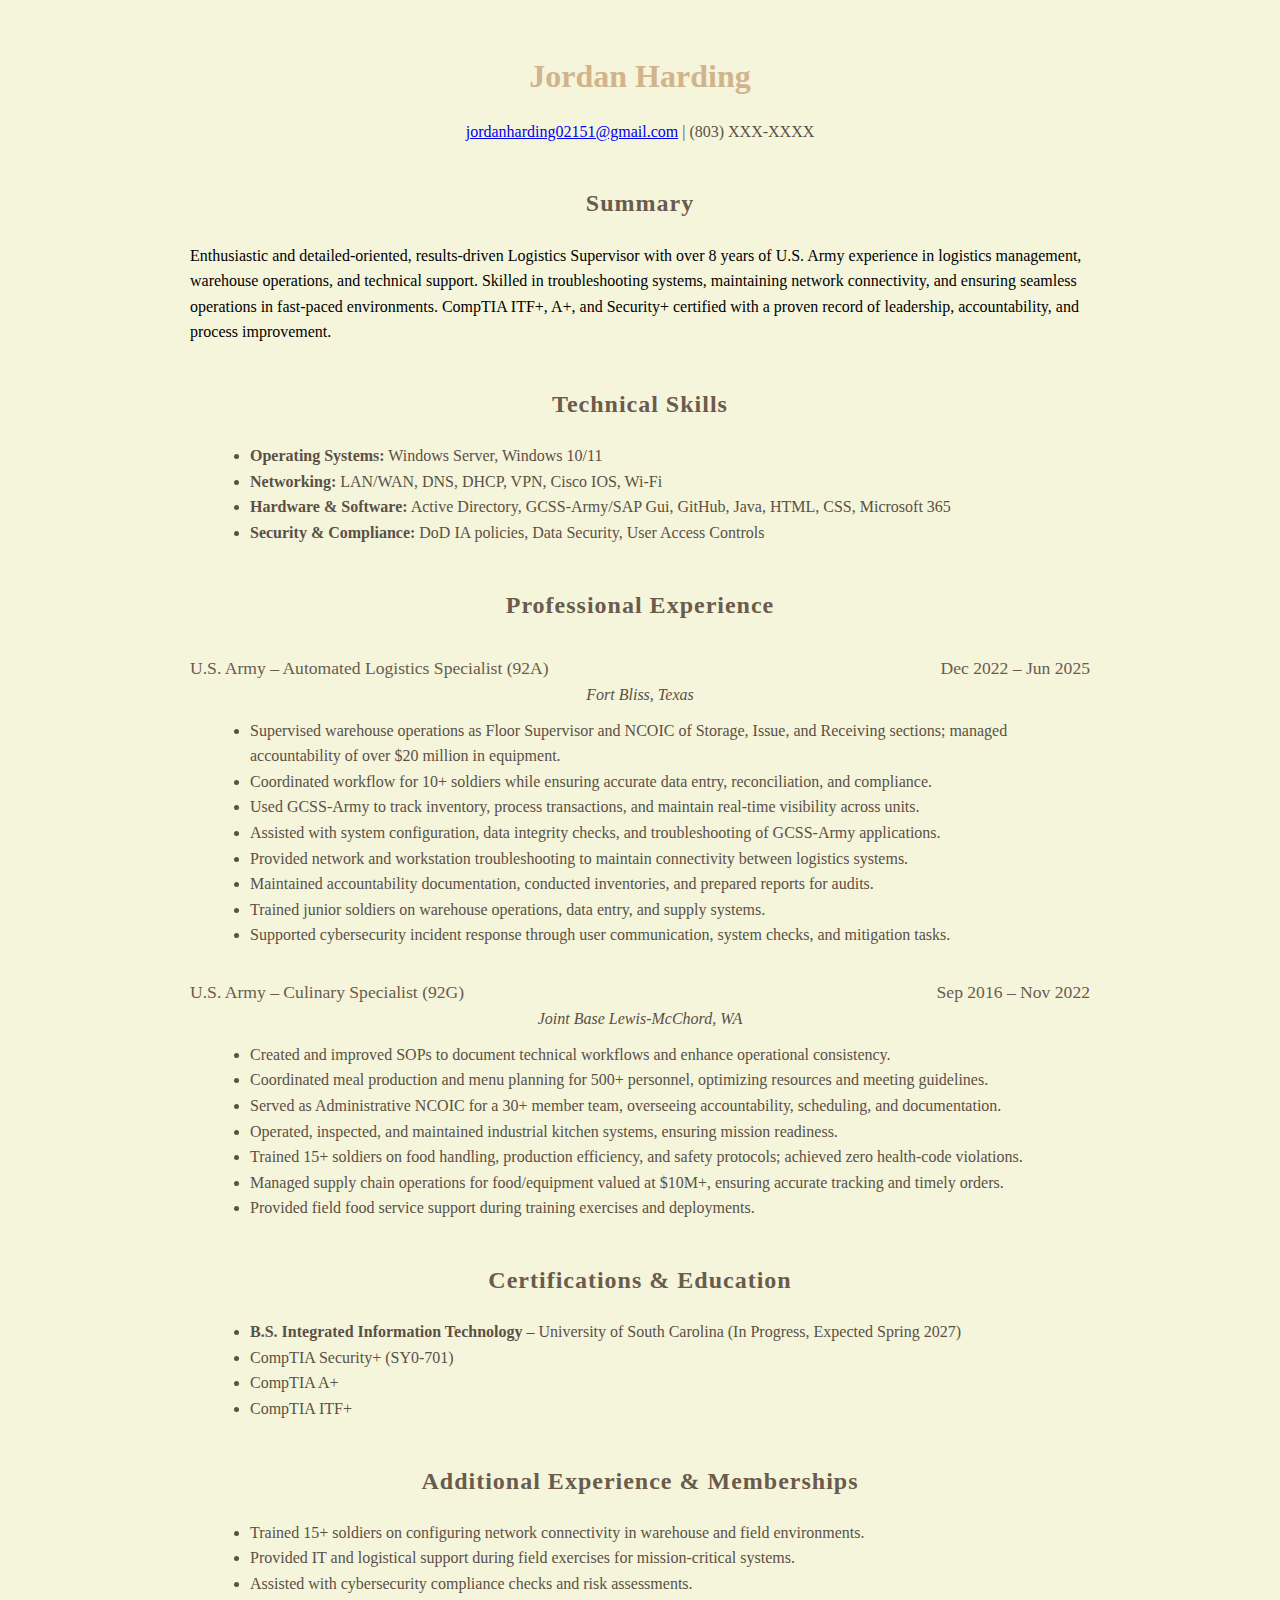
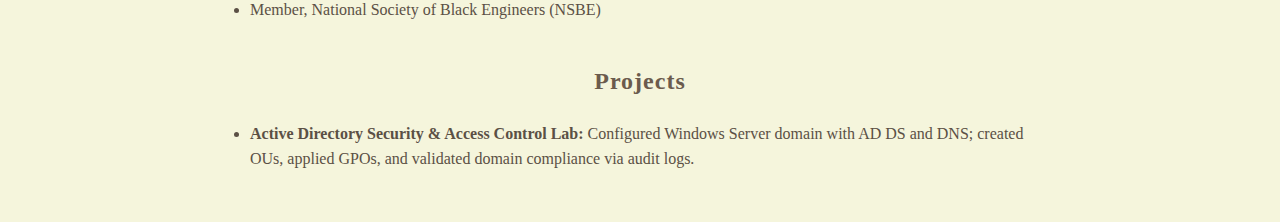
<file: resume.html>
<!DOCTYPE html>
<html lang="en">
<head>
  <meta charset="UTF-8">
  <title>Jordan Harding – Resume</title>
  <link rel="stylesheet" href="styles.css">

  <style>
    body {
      max-width: 900px;
      margin: 0 auto;
      padding: 30px;
      line-height: 1.6;
    }

    header {
      text-align: center;
      margin-bottom: 25px;
    }

    h1 {
      margin-bottom: 5px;
    }

    h2 {
      font-family: 'Playfair Display', serif;
      color: #6b5b4d;
      text-align: center;
      margin-top: 40px;
      letter-spacing: 1px;
    }
    .section {
      margin-bottom: 20px;
    }
    ul {
      max-width: 800px;
      margin: 0 auto;
      color: #5b5045;
      padding-left: 20px;
      line-height: 1.6;
    }
    .job-header {
      display: flex;
      justify-content: space-between;
      font-family: 'Playfair Display', serif;
      font-size: 1.1em;
      color: #6b5b4d;
      margin-top: 30px;
    }
    em {
      display: block;
      text-align: center;
      margin-bottom: 10px;
      color: #5b5045;
    }
    .contact-info {
      color: #5b5045;
      margin-bottom: 10px;
    }
  </style>
</head>

<body>

<header>
  <h1>Jordan Harding</h1>
  <p class="contact-info">
    <a href="mailto:jordanharding02151@gmail.com">jordanharding02151@gmail.com</a> |
    (803) XXX-XXXX
</header>

<section class="section">
  <h2>Summary</h2>
  <p>
    Enthusiastic and detailed-oriented, results-driven Logistics Supervisor with over 8 years of
    U.S. Army experience in logistics management, warehouse operations, and technical support.
    Skilled in troubleshooting systems, maintaining network connectivity, and ensuring seamless operations
    in fast-paced environments. CompTIA ITF+, A+, and Security+ certified with a proven record of
    leadership, accountability, and process improvement.
  </p>
</section>

<section class="section">
  <h2>Technical Skills</h2>
  <ul>
    <li><strong>Operating Systems:</strong> Windows Server, Windows 10/11</li>
    <li><strong>Networking:</strong> LAN/WAN, DNS, DHCP, VPN, Cisco IOS, Wi-Fi</li>
    <li><strong>Hardware & Software:</strong> Active Directory, GCSS-Army/SAP Gui, GitHub, Java, HTML, CSS, Microsoft 365</li>
    <li><strong>Security & Compliance:</strong> DoD IA policies, Data Security, User Access Controls</li>
  </ul>
</section>

<section class="section">
  <h2>Professional Experience</h2>

  <div class="job-header">
    <span>U.S. Army – Automated Logistics Specialist (92A)</span>
    <span>Dec 2022 – Jun 2025</span>
  </div>
  <em>Fort Bliss, Texas</em>

  <ul>
    <li>Supervised warehouse operations as Floor Supervisor and NCOIC of Storage, Issue, and Receiving sections; managed accountability of over $20 million in equipment.</li>
    <li>Coordinated workflow for 10+ soldiers while ensuring accurate data entry, reconciliation, and compliance.</li>
    <li>Used GCSS-Army to track inventory, process transactions, and maintain real-time visibility across units.</li>
    <li>Assisted with system configuration, data integrity checks, and troubleshooting of GCSS-Army applications.</li>
    <li>Provided network and workstation troubleshooting to maintain connectivity between logistics systems.</li>
    <li>Maintained accountability documentation, conducted inventories, and prepared reports for audits.</li>
    <li>Trained junior soldiers on warehouse operations, data entry, and supply systems.</li>
    <li>Supported cybersecurity incident response through user communication, system checks, and mitigation tasks.</li>
  </ul>

  <div class="job-header">
    <span>U.S. Army – Culinary Specialist (92G)</span>
    <span>Sep 2016 – Nov 2022</span>
  </div>
  <em>Joint Base Lewis-McChord, WA</em>

  <ul>
    <li>Created and improved SOPs to document technical workflows and enhance operational consistency.</li>
    <li>Coordinated meal production and menu planning for 500+ personnel, optimizing resources and meeting guidelines.</li>
    <li>Served as Administrative NCOIC for a 30+ member team, overseeing accountability, scheduling, and documentation.</li>
    <li>Operated, inspected, and maintained industrial kitchen systems, ensuring mission readiness.</li>
    <li>Trained 15+ soldiers on food handling, production efficiency, and safety protocols; achieved zero health-code violations.</li>
    <li>Managed supply chain operations for food/equipment valued at $10M+, ensuring accurate tracking and timely orders.</li>
    <li>Provided field food service support during training exercises and deployments.</li>
  </ul>

</section>

<section class="section">
  <h2>Certifications & Education</h2>
  <ul>
    <li><strong>B.S. Integrated Information Technology</strong> – University of South Carolina (In Progress, Expected Spring 2027)</li>
    <li>CompTIA Security+ (SY0-701)</li>
    <li>CompTIA A+</li>
    <li>CompTIA ITF+</li>
  </ul>
</section>

<section class="section">
  <h2>Additional Experience & Memberships</h2>
  <ul>
    <li>Trained 15+ soldiers on configuring network connectivity in warehouse and field environments.</li>
    <li>Provided IT and logistical support during field exercises for mission-critical systems.</li>
    <li>Assisted with cybersecurity compliance checks and risk assessments.</li>
    <li>Member, National Society of Black Engineers (NSBE)</li>
  </ul>
</section>

<section class="section">
  <h2>Projects</h2>
  <ul>
    <li><strong>Active Directory Security & Access Control Lab:</strong> Configured Windows Server domain with AD DS and DNS; created OUs, applied GPOs, and validated domain compliance via audit logs.</li>
  </ul>
</section>

</body>
</html>
</file>
<file: styles.css>
body{
    background: beige;
    font-family: 'Lucida Sans', 'Lucida Sans Regular', 'Lucida Grande', 'Lucida Sans Unicode', Verdana, sans-serif,;
}
h1 {
    color:tan;
    text-align: center;
}
</file>
